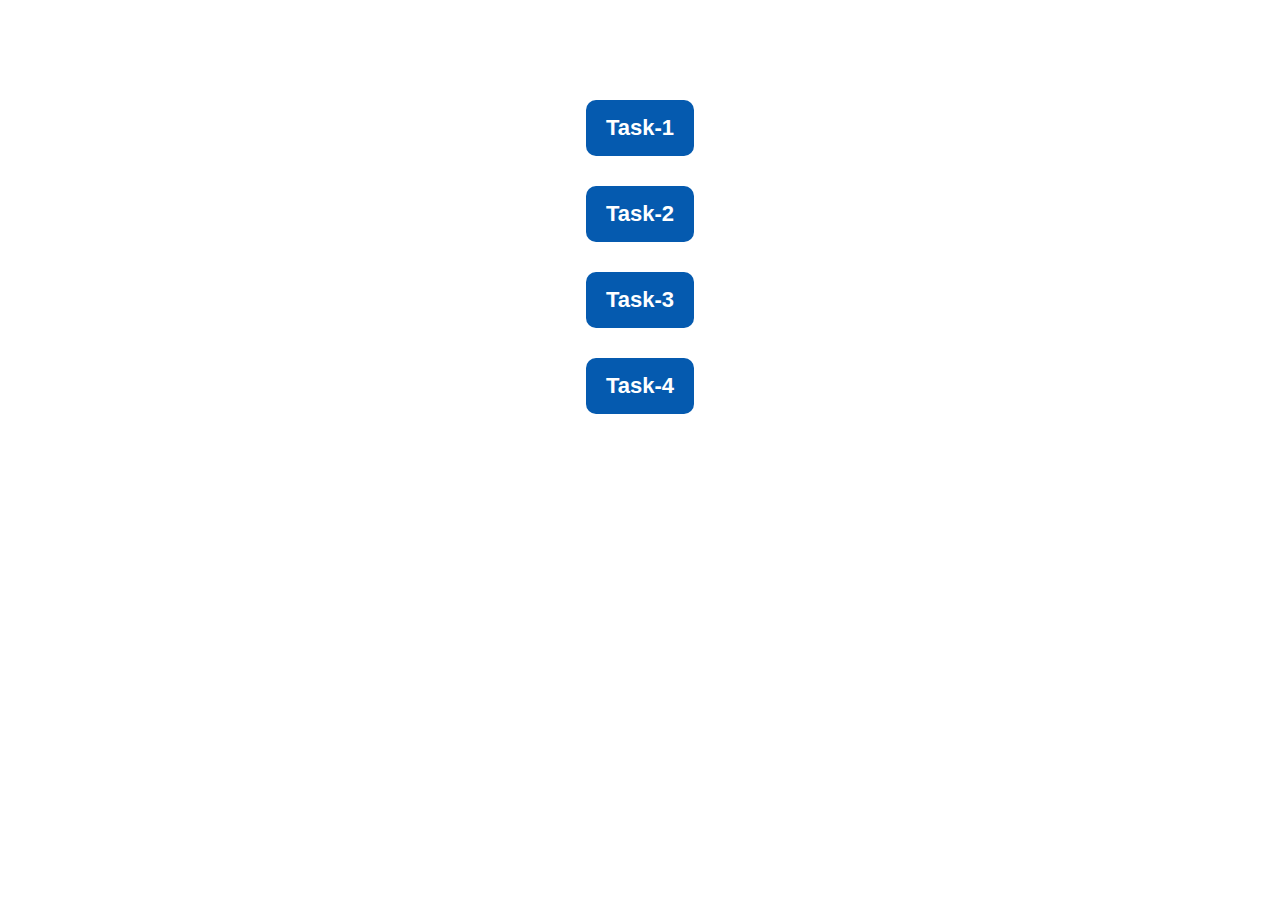
<file: index.html>
<!DOCTYPE html>
<html lang="en">
<head>
    <meta charset="UTF-8">
    <meta name="viewport" content="width=\, initial-scale=1.0">
    <link rel="stylesheet" href="./styles/style.css">
    <title>Homework</title>
</head>
<body>
    <div class="box">
        <a href="./index1.html">Task-1</a>
        <a href="./index2.html">Task-2</a>
        <a href="./index3.html">Task-3</a>
        <a href="./index4.html">Task-4</a>
    </div>
</body>
</html>
</file>
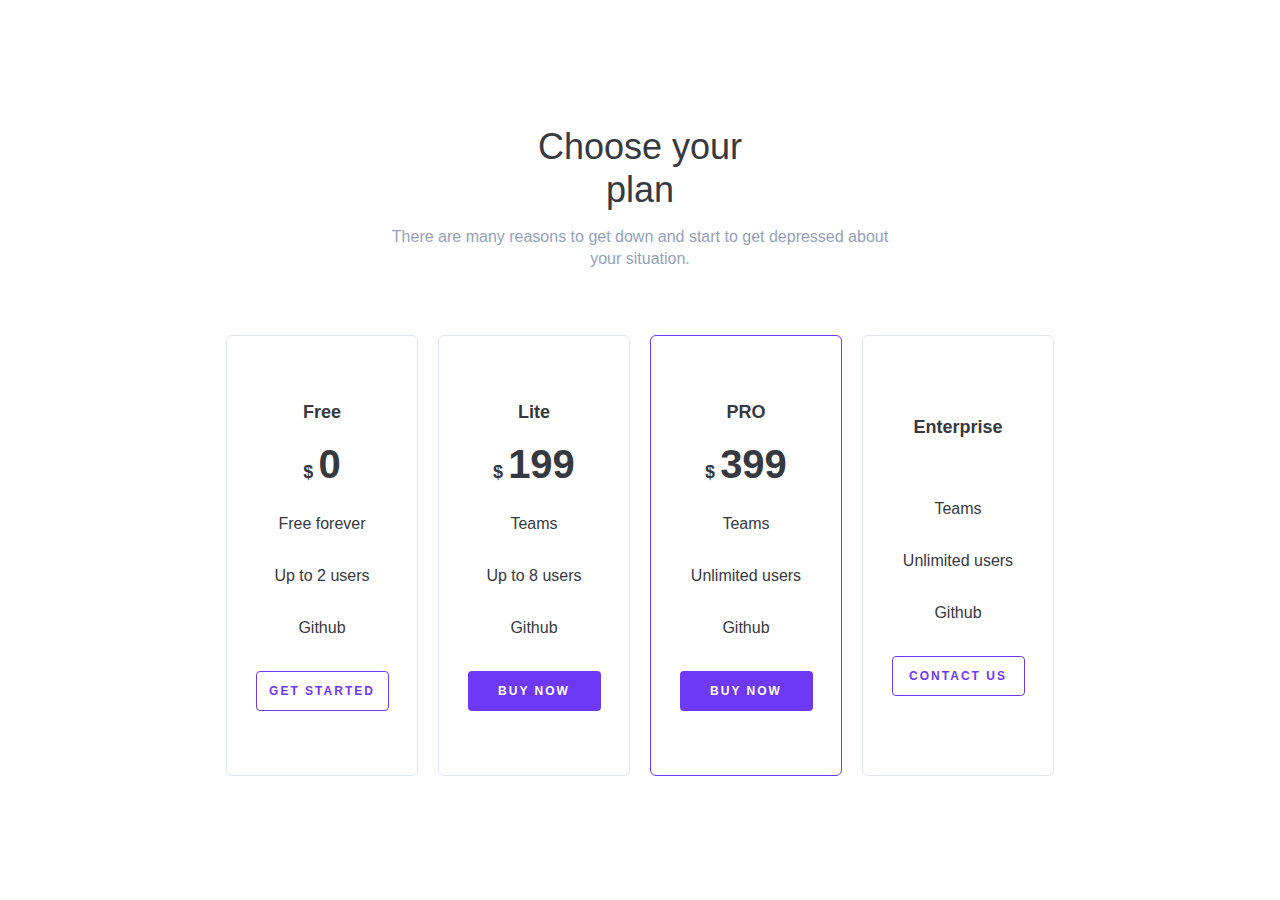
<file: index1.html>
<!DOCTYPE html>
<html lang="en">
<head>
    <meta charset="UTF-8">
    <meta name="viewport" content="width=device-width, initial-scale=1.0">
    <link rel="stylesheet" href="https://cdnjs.cloudflare.com/ajax/libs/font-awesome/6.5.1/css/all.min.css" integrity="sha512-DTOQO9RWCH3ppGqcWaEA1BIZOC6xxalwEsw9c2QQeAIftl+Vegovlnee1c9QX4TctnWMn13TZye+giMm8e2LwA==" crossorigin="anonymous" referrerpolicy="no-referrer" />
    <link rel="stylesheet" href="./styles/style1.css">
    <title>Task-1</title>
</head>
<body>
    <div class="box">
            <h1>Choose your plan</h1>
            <p>
                There are many reasons to get down and start to get depressed about your situation. 
            </p>
        <div class="box-main">
            <main class="box-main-main">
                <table class="box-main-table">
                    <tr>
                        <th>Free</th>
                    </tr>
                    <tr>
                        <th>$
                            <span>0</span>
                        </th>
                    </tr>
                    <tr>
                        <td>Free forever</td>
                    </tr>
                    <tr>
                        <td>Up to 2 users</td>
                    </tr>
                    <tr>
                        <td>Github</td>
                    </tr>
                </table>
                <footer class="box-btn">
                    <button>GET STARTED</button>
                </footer>
            </main>
            <main class="box-main-main">
                <table class="box-main-table">
                    <tr>
                        <th>Lite</th>
                    </tr>
                    <tr>
                        <th>$
                            <span>199</span>
                        </th>
                    </tr>
                    <tr>
                        <td>Teams</td>
                    </tr>
                    <tr>
                        <td>Up to 8 users</td>
                    </tr>
                    <tr>
                        <td>Github</td>
                    </tr>
                </table>
                <footer class="box-btn2">
                    <button>BUY NOW</button>
                </footer>
            </main>
            <main class="box-main-main1">
                <table class="box-main-table">
                    <tr>
                        <th>PRO</th>
                    </tr>
                    <tr>
                        <th>$
                            <span>399</span>
                        </th>
                    </tr>
                    <tr>
                        <td>Teams</td>
                    </tr>
                    <tr>
                        <td>Unlimited users</td>
                    </tr>
                    <tr>
                        <td>Github</td>
                    </tr>
                </table>
                <footer class="box-btn2">
                    <button>BUY NOW</button>
                </footer>
            </main>
            <main class="box-main-main">
                <table class="box-main-table">
                    <tr>
                        <th>Enterprise</th>
                    </tr>
                    <tr>
                        <th>
                            <span class="box-icon">
                                <i class="fa-solid fa-bag-shopping"></i>
                            </span>
                        </th>
                    </tr>
                    <tr>
                        <td>Teams</td>
                    </tr>
                    <tr>
                        <td>Unlimited users</td>
                    </tr>
                    <tr>
                        <td>Github</td>
                    </tr>
                </table>
                <footer class="box-btn">
                    <button>CONTACT US</button>
                </footer>
            </main>
        </div>
    </div>
</body>
</html>
</file>
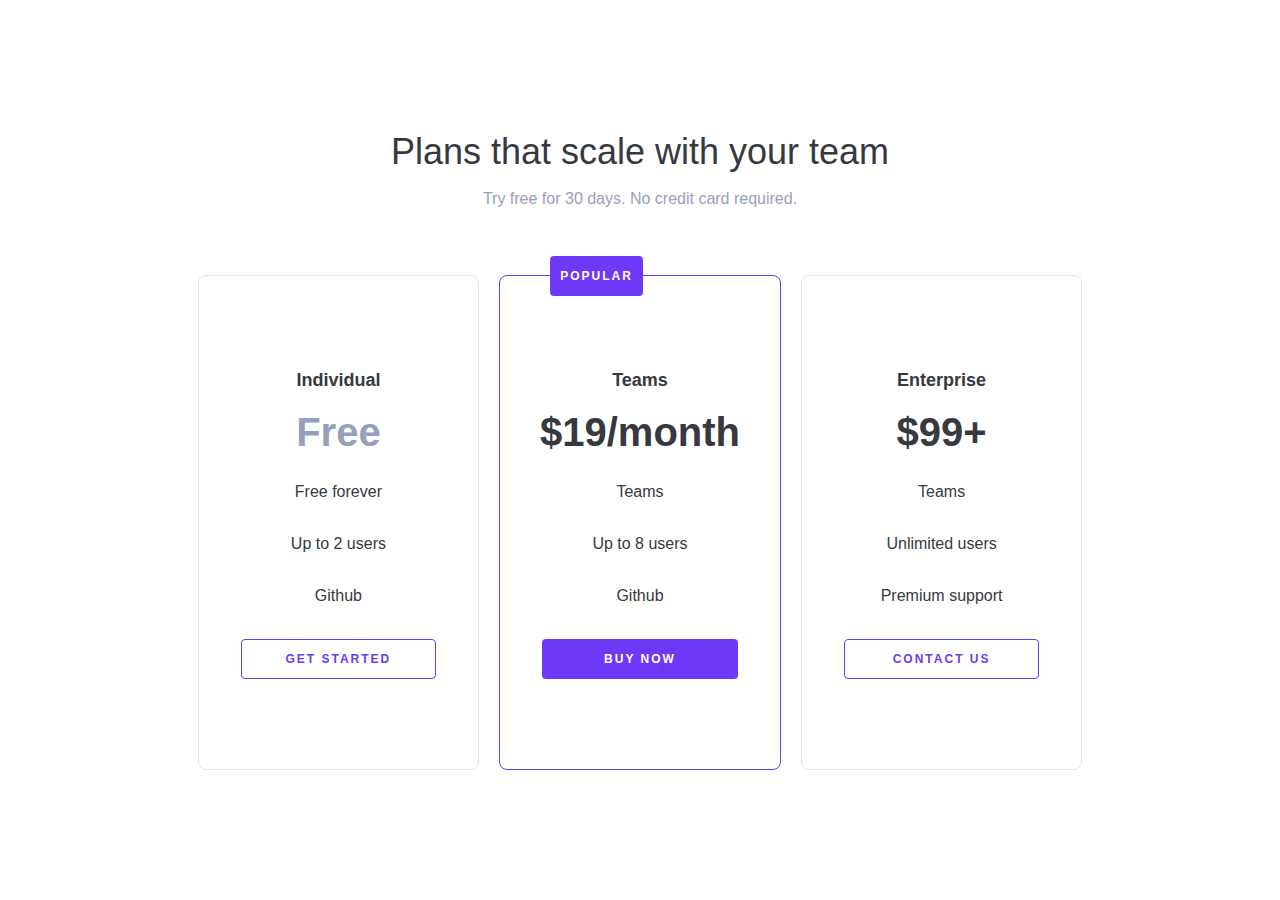
<file: index2.html>
<!DOCTYPE html>
<html lang="en">
<head>
    <meta charset="UTF-8">
    <meta name="viewport" content="width=device-width, initial-scale=1.0">
    <link rel="stylesheet" href="./styles/style2.css">
    <title>Task-2</title>
</head>
<body>
    <div class="box">
        <h1>Plans that scale with your team</h1>
        <p>
            Try free for 30 days. No credit card required.
        </p>
    <div class="box-main">
        <main class="box-main-main">
            <table class="box-main-table">
                <tr>
                    <th>Individual</th>
                </tr>
                <tr>
                    <th>
                        <span>Free</span>
                    </th>
                </tr>
                <tr>
                    <td>Free forever</td>
                </tr>
                <tr>
                    <td>Up to 2 users</td>
                </tr>
                <tr>
                    <td>Github</td>
                </tr>
            </table>
            <footer class="box-btn">
                <button>GET STARTED</button>
            </footer>
        </main>
        <main class="box-main-main1">
            <table class="box-main-table">
                <tr>
                    <th>Teams</th>
                </tr>
                <tr>
                    <th><b>$19/month</b></th>
                </tr>
                <tr>
                    <td>Teams</td>
                </tr>
                <tr>
                    <td>Up to 8 users</td>
                </tr>
                <tr>
                    <td>Github</td>
                </tr>
            </table>
            <footer class="box-btn2">
                <button>BUY NOW</button>
            </footer>
            <div class="position-btn">
                <button>POPULAR</button>
            </div>
        </main>
        <main class="box-main-main">
            <table class="box-main-table">
                <tr>
                    <th>Enterprise</th>
                </tr>
                <tr>
                    <th><b>$99+</b> </th>
                </tr>
                <tr>
                    <td>Teams</td>
                </tr>
                <tr>
                    <td>Unlimited users</td>
                </tr>
                <tr>
                    <td>Premium support</td>
                </tr>
            </table>
            <footer class="box-btn">
                <button>CONTACT US</button>
            </footer>
            
        </main>
    </div>
</div>
</body>
</html>
</file>
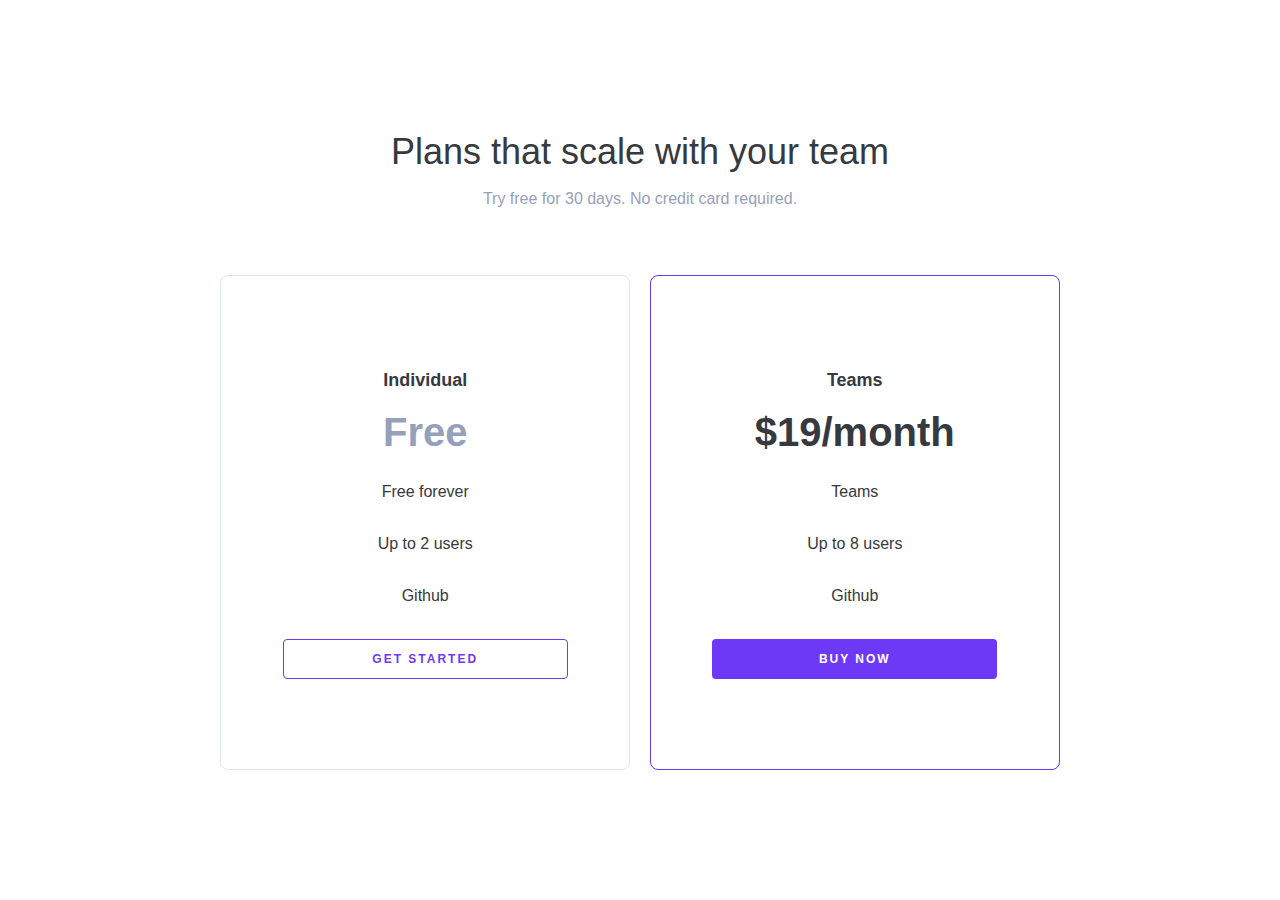
<file: index3.html>
<!DOCTYPE html>
<html lang="en">
<head>
    <meta charset="UTF-8">
    <meta name="viewport" content="width=device-width, initial-scale=1.0">
    <link rel="stylesheet" href="./styles/style3.css">
    <title>Task-3</title>
</head>
<body>
    <div class="box">
        <h1>Plans that scale with your team</h1>
        <p>
            Try free for 30 days. No credit card required.
        </p>
    <div class="box-main">
        <main class="box-main-main">
            <table class="box-main-table">
                <tr>
                    <th>Individual</th>
                </tr>
                <tr>
                    <th>
                        <span>Free</span>
                    </th>
                </tr>
                <tr>
                    <td>Free forever</td>
                </tr>
                <tr>
                    <td>Up to 2 users</td>
                </tr>
                <tr>
                    <td>Github</td>
                </tr>
            </table>
            <footer class="box-btn">
                <button>GET STARTED</button>
            </footer>
        </main>
        <main class="box-main-main1">
            <table class="box-main-table">
                <tr>
                    <th>Teams</th>
                </tr>
                <tr>
                    <th><b>$19/month</b></th>
                </tr>
                <tr>
                    <td>Teams</td>
                </tr>
                <tr>
                    <td>Up to 8 users</td>
                </tr>
                <tr>
                    <td>Github</td>
                </tr>
            </table>
            <footer class="box-btn2">
                <button>BUY NOW</button>
            </footer>
        </main>
    </div>
</div>
</body>
</html>
</file>
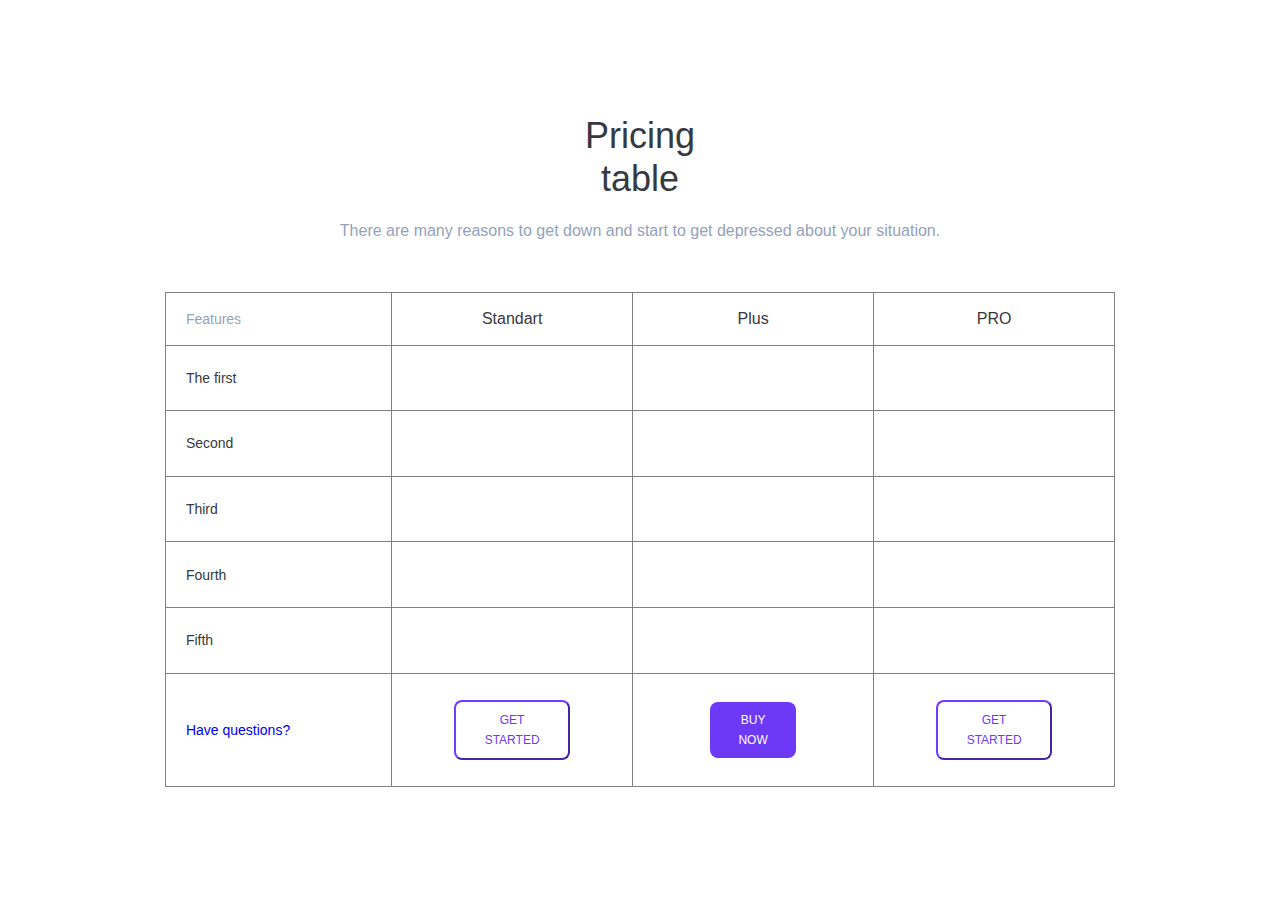
<file: index4.html>
<!DOCTYPE html>
<html lang="en">
<head>
    <meta charset="UTF-8">
    <meta name="viewport" content="width=device-width, initial-scale=1.0">
    <link rel="stylesheet" href="https://cdnjs.cloudflare.com/ajax/libs/font-awesome/6.5.1/css/all.min.css" integrity="sha512-DTOQO9RWCH3ppGqcWaEA1BIZOC6xxalwEsw9c2QQeAIftl+Vegovlnee1c9QX4TctnWMn13TZye+giMm8e2LwA==" crossorigin="anonymous" referrerpolicy="no-referrer" />
    <link rel="stylesheet" href="./styles/style4.css">
    <title>Task-4</title>
</head>
<body>
    <div class="box">
        <h1>Pricing table</h1>
        <p>
            There are many reasons to get down and start to get depressed about your situation. 
        </p>
        <table class="box-table" border="1">
            <thead>
                <th>
                    <p>Features</p>
                </th>
                <th>Standart</th>
                <th>Plus</th>
                <th>PRO</th>
            </thead>
            <tbody>
                <td>The first</td>
                <td><span><i class="fa-solid fa-check"></i></span></td>
                <td>
                    <span><i class="fa-solid fa-check"></i></span>
                </td>
                <td>
                    <span><i class="fa-solid fa-check"></i></span>
                </td> 
            </tbody>
            <tbody>
                <td>Second</td>
                <td>
                    <span><i class="fa-solid fa-xmark"></i></span>
                </td>
                <td>
                    <span><i class="fa-solid fa-check"></i></span>
                </td>
                <td>
                    <span><i class="fa-solid fa-check"></i></span>
                </td> 
            </tbody>
            <tbody>
                <td>Third</td>
                <td>
                    <span><i class="fa-solid fa-xmark"></i></span>
                </td>
                <td>
                    <span><i class="fa-solid fa-xmark"></i></span>
                </td>
                <td>
                    <span><i class="fa-solid fa-check"></i></span>
                </td> 
            </tbody>
            <tbody>
                <td>Fourth</td>
                <td>
                    <span><i class="fa-solid fa-check"></i></span>
                </td>
                <td>
                    <span><i class="fa-solid fa-check"></i></span>
                </td>
                <td>
                    <span><i class="fa-solid fa-check"></i></span>
                </td> 
            </tbody>
            <tbody>
                <td>Fifth</td>
                <td>
                    <span><i class="fa-solid fa-xmark"></i></span>
                </td>
                <td>
                    <span><i class="fa-solid fa-xmark"></i></span>
                </td>
                <td>
                    <span><i class="fa-solid fa-check"></i></span>
                </td> 
            </tbody>
            <tbody>
                <td>
                    <a href="#">Have questions?</a>
                </td>
                <td>
                    <button class="get-btn">GET STARTED</button>
                </td>
                <td>
                    <button class="buy-btn">BUY NOW</button>
                </td>
                <td>
                    <button class="get-btn">GET STARTED</button>
                </td>
            </tbody>
        </table>
    </div>
</body>
</html>
</file>
<file: styles/style.css>
*{
    margin: 0;
    padding: 0;
    box-sizing: border-box;
    font-family: sans-serif;
}
.box{
    width: 50%;
    margin: 100px auto;
    display: flex;
    flex-direction: column;
    align-items: center;
    justify-content: center;
    gap: 30px;

}
.box a{
    text-align: center;
    font-size: 22px;
    font-weight: 700;
    background-color: rgb(5, 90, 175);
    color: #fff;
    text-decoration: none;
    border-radius: 10px;
    padding: 15px 20px;
    cursor: pointer;
}
a:hover{
    padding: 25px 30px;
    background-color: rgb(9, 234, 12);
}
</file>
<file: styles/style1.css>
*{
    margin: 0;
    padding: 0;
    box-sizing: border-box;
    font-family: sans-serif;
}
.box{
    width: 100%;
    height: 100vh;
    display: flex;
    align-items: center;
    justify-content: center;
    flex-direction: column;
    gap: 15px;
}

.box h1{
    width: 20%;
    color: #363940;
    font-weight: 500;
    font-size: 36px;
    line-height: 43px;
    text-align: center;
}
.box p{
    width: 40%;
    color: #95A1BB;
    font-weight: 400;
    font-size: 16px;
    line-height: 22px;
    text-align: center;
}
.box-main{
    width: 100%;
    display: flex;
    align-items: center;
    justify-content: center;
    gap: 20px;
}
.box-main-main{
    width: 15%;
    height: 49vh;
    display: flex;
    border: 1px solid #E1E5EE;
    flex-direction: column;
    align-items: center;
    justify-content: center;
    margin-top: 50px;
    border-radius: 6px;
}
.box-main-main1{
    width: 15%;
    height: 49vh;
    display: flex;
    border: 1px solid #E1E5EE;
    flex-direction: column;
    align-items: center;
    justify-content: center;
    margin-top: 50px;
    border-radius: 6px;
    border-color: #6E38F7;
}
.box-main-table{
    width: 100%;
    text-align: center;

}
.box-main-table tr{
    display: flex;
    align-items: center;
    justify-content: center;
    margin-bottom: 30px;
}
.box-main-table th{
    font-size: 18px;
    line-height: 22px;
    color: #363940;
}
.box-main-table th span{
    font-size: 40px;
}
.box-main-table td{
    font-size: 16px;
    line-height: 22px;
    font-weight: 400;
    color: #363940;
    text-align: center;

}
.box-btn{
   width: 100%;
   display: flex;
   align-items: center;
   justify-content: center;
}
.box-btn button{
    width: 70%;
    height: 40px;
    border: 1px solid #6E38F7;
    border-radius: 4px;
    font-weight: 700;
    font-size: 12px;
    line-height: 22px;  
    letter-spacing: 2px; 
    text-align: center;
    background-color: #FFFFFF;
    color: #6E38F7;
}
.box-btn2{
    width: 100%;
    display: flex;
    align-items: center;
    justify-content: center;
}
.box-btn2 button{
    width: 70%;
    height: 40px;
    border-radius: 4px;
    font-weight: 700;
    font-size: 12px;
    line-height: 22px;  
    letter-spacing: 2px; 
    text-align: center;
    background-color: #6E38F7;
    color: #FFFFFF;
    border: none;
}
.box-icon {
    font-size: 36px;
    color: #6E38F7;

}
</file>
<file: styles/style2.css>
*{
    margin: 0;
    padding: 0;
    box-sizing: border-box;
    font-family: sans-serif;
}
.box{
    width: 100%;
    height: 100vh;
    display: flex;
    align-items: center;
    justify-content: center;
    flex-direction: column;
    gap: 15px;
}

.box h1{
    width: 50%;
    color: #363940;
    font-weight: 500;
    font-size: 36px;
    line-height: 43px;
    text-align: center;
}
.box p{
    width: 40%;
    color: #95A1BB;
    font-weight: 400;
    font-size: 16px;
    line-height: 22px;
    text-align: center;
}
.box-main{
    width: 100%;
    display: flex;
    align-items: center;
    justify-content: center;
    gap: 20px;
}
.box-main-main{
    width: 22%;
    height: 55vh;
    display: flex;
    border: 1px solid #E1E5EE;
    flex-direction: column;
    align-items: center;
    justify-content: center;
    margin-top: 50px;
    border-radius: 8px;
}
.box-main-main1{
    width: 22%;
    height: 55vh;
    display: flex;
    border: 1px solid #E1E5EE;
    flex-direction: column;
    align-items: center;
    justify-content: center;
    margin-top: 50px;
    border-radius: 8px;
    position: relative;
    border-color: #6E38F7;
}
.box-main-table{
    width: 100%;
    text-align: center;

}
.box-main-table tr{
    display: flex;
    align-items: center;
    justify-content: center;
    margin-bottom: 30px;
}
.box-main-table th{
    font-size: 18px;
    line-height: 22px;
    color: #363940;
}
.box-main-table th span{
    font-size: 40px;
    color: #95A1BB;
}
.box-main-table th b{
    font-size: 40px;
    color: #363940;
}
.box-main-table td{
    font-size: 16px;
    line-height: 22px;
    font-weight: 400;
    color: #363940;
    text-align: center;

}
.box-btn{
   width: 100%;
   display: flex;
   align-items: center;
   justify-content: center;
}
.box-btn button{
    width: 70%;
    height: 40px;
    border: 1px solid #6E38F7;
    border-radius: 4px;
    font-weight: 700;
    font-size: 12px;
    line-height: 22px;  
    letter-spacing: 2px; 
    text-align: center;
    background-color: #FFFFFF;
    color: #6E38F7;
    cursor: pointer;
}
.box-btn2{
    width: 100%;
    display: flex;
    align-items: center;
    justify-content: center;
}
.box-btn2 button{
    width: 70%;
    height: 40px;
    border-radius: 4px;
    font-weight: 700;
    font-size: 12px;
    line-height: 22px;  
    letter-spacing: 2px; 
    text-align: center;
    background-color: #6E38F7;
    color: #FFFFFF;
    border: none;
    cursor: pointer;
}
.position-btn{
    position: absolute;
    top: -20px;
    left: 50px;
}
.position-btn button{
    height: 40px;
    padding: 4px 10px;
    border-radius: 4px;
    font-weight: 700;
    font-size: 12px;
    line-height: 22px;  
    letter-spacing: 2px; 
    text-align: center;
    background-color: #6E38F7;
    color: #FFFFFF;
    border: none;
    cursor: pointer;
}
</file>
<file: styles/style3.css>
*{
    margin: 0;
    padding: 0;
    box-sizing: border-box;
    font-family: sans-serif;
}
.box{
    width: 100%;
    height: 100vh;
    display: flex;
    align-items: center;
    justify-content: center;
    flex-direction: column;
    gap: 15px;
}

.box h1{
    width: 50%;
    color: #363940;
    font-weight: 500;
    font-size: 36px;
    line-height: 43px;
    text-align: center;
}
.box p{
    width: 40%;
    color: #95A1BB;
    font-weight: 400;
    font-size: 16px;
    line-height: 22px;
    text-align: center;
}
.box-main{
    width: 100%;
    display: flex;
    align-items: center;
    justify-content: center;
    gap: 20px;
}
.box-main-main{
    width: 32%;
    height: 55vh;
    display: flex;
    border: 1px solid #E1E5EE;
    flex-direction: column;
    align-items: center;
    justify-content: center;
    margin-top: 50px;
    border-radius: 8px;
}
.box-main-main1{
    width: 32%;
    height: 55vh;
    display: flex;
    border: 1px solid #E1E5EE;
    flex-direction: column;
    align-items: center;
    justify-content: center;
    margin-top: 50px;
    border-radius: 8px;
    position: relative;
    border-color: #6E38F7;
}
.box-main-table{
    width: 100%;
    text-align: center;

}
.box-main-table tr{
    display: flex;
    align-items: center;
    justify-content: center;
    margin-bottom: 30px;
}
.box-main-table th{
    font-size: 18px;
    line-height: 22px;
    color: #363940;
}
.box-main-table th span{
    font-size: 40px;
    color: #95A1BB;
}
.box-main-table th b{
    font-size: 40px;
    color: #363940;
}
.box-main-table td{
    font-size: 16px;
    line-height: 22px;
    font-weight: 400;
    color: #363940;
    text-align: center;

}
.box-btn{
   width: 100%;
   display: flex;
   align-items: center;
   justify-content: center;
}
.box-btn button{
    width: 70%;
    height: 40px;
    border: 1px solid #6E38F7;
    border-radius: 4px;
    font-weight: 700;
    font-size: 12px;
    line-height: 22px;  
    letter-spacing: 2px; 
    text-align: center;
    background-color: #FFFFFF;
    color: #6E38F7;
    cursor: pointer;
}
.box-btn2{
    width: 100%;
    display: flex;
    align-items: center;
    justify-content: center;
}
.box-btn2 button{
    width: 70%;
    height: 40px;
    border-radius: 4px;
    font-weight: 700;
    font-size: 12px;
    line-height: 22px;  
    letter-spacing: 2px; 
    text-align: center;
    background-color: #6E38F7;
    color: #FFFFFF;
    border: none;
    cursor: pointer;
}
</file>
<file: styles/style4.css>
*{
    margin: 0;
    padding: 0;
    box-sizing: border-box;
    font-family: sans-serif;
}
.box{
    width: 100%;
    height: 100vh;
    display: flex;
    flex-direction: column;
    align-items: center;
    justify-content: center;
    gap: 20px;
}
.box h1{
    width: 15%;
    font-weight: 500;
    font-size: 36px;
    line-height: 43px;
    text-align: center;
    color: #363940;
}
.box p{
    font-weight: 400;
    font-size: 16px;
    line-height: 22px;
    color: #95A1BB;
    text-align: center;
}
.box-table{
    width: 60%;
    height: 55%;
    margin-top: 30px;
    border-collapse: collapse;
}
.box-table th{
    font-weight: 400;
    font-size: 16px;
    line-height: 22px;
    color: #363940;
}
.box-table p{
    font-weight: 400;
    font-size: 14px;
    line-height: 22px;
    color: #95A1BB;
    text-align: start;
    margin: 15px 20px;
    margin-right: 150px;
}
.box-table td{
    font-weight: 400;
    font-size: 14px;
    line-height: 22px;
    color: #363940;
    text-align: start;
    padding: 15px 20px;
}
.box-table span{
    color: #6E38F7;
    text-align: center;
    margin: 0px 100px;
}
.box-table a{
    text-decoration: none;
    font-weight: 400;
    font-size: 14px;
    line-height: 22px;
}
.get-btn{
    padding: 8px 20px;
    border-color: #6E38F7;
    border-radius: 8px;
    font-size: 12px;
    line-height: 20px;
    font-weight: 500;
    cursor: pointer;
    color: #6E38F7;
    background-color: #FFFFFF;
    margin: 0px 42px;
}
.buy-btn{
    padding: 8px 20px;
    border-radius: 8px;
    border: none;
    font-size: 12px;
    line-height: 20px;
    font-weight: 500;
    cursor: pointer;
    color: #FFFFFF;
    background-color: #6E38F7;
    margin: 0px 57px;
}
</file>
